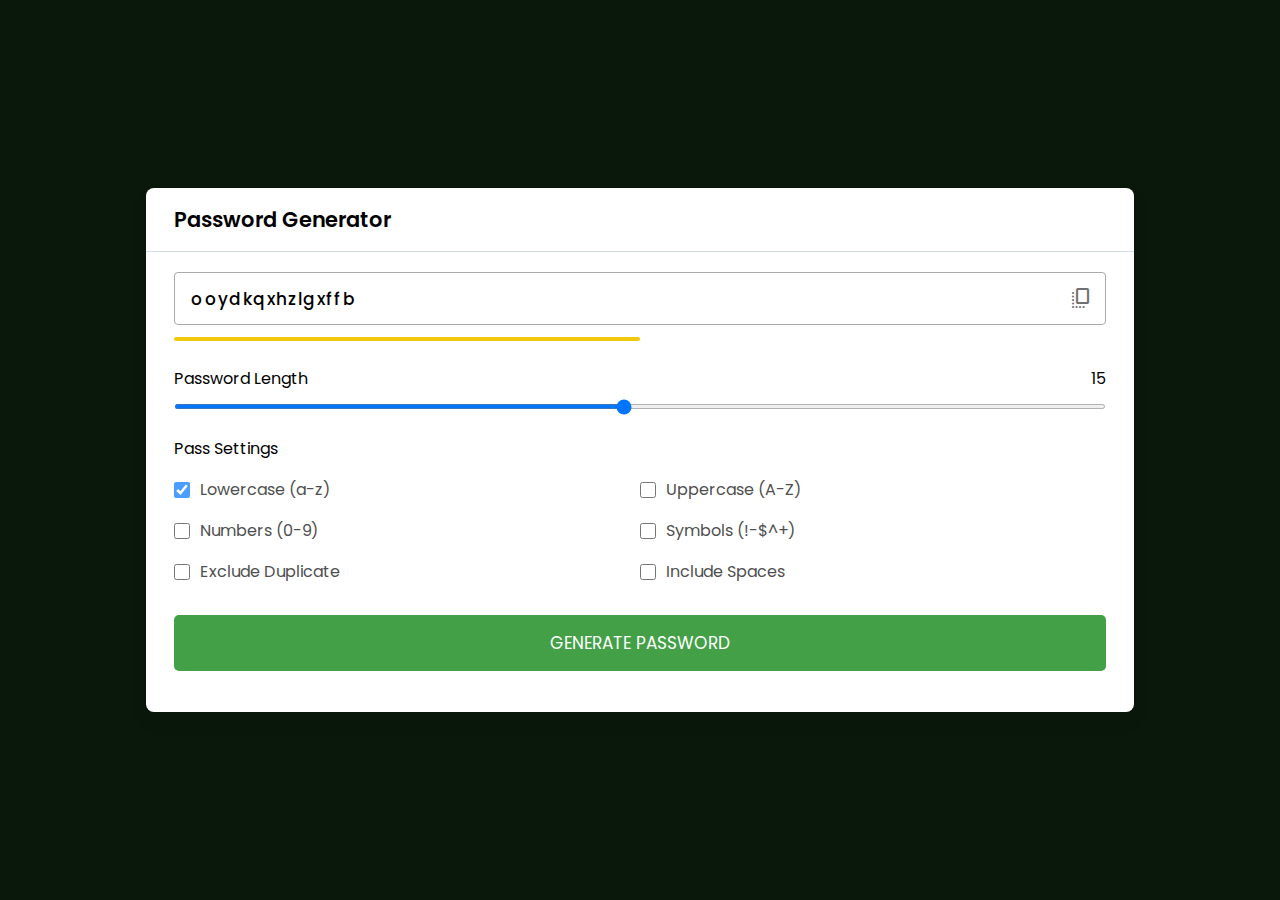
<file: Project 2-Password Generator/index.html>
<!DOCTYPE html>
<html lang="en">

<head>
    <meta charset="UTF-8">
    <meta http-equiv="X-UA-Compatible" content="IE=edge">
    <meta name="viewport" content="width=device-width, initial-scale=1.0">
    <link href="https://fonts.googleapis.com/css2?family=Material+Symbols+Rounded" rel="stylesheet" />
    <link rel="stylesheet" href="style.css">
    <title>#2 - Passwd Generator | NexTask</title>
</head>

<body>

    <div class="container">
        <h2>Password Generator</h2>
        <div class="wrapper">
            <div class="input-box">
                <input type="text" disabled>
                <span class="material-symbols-rounded">copy_all</span>
            </div>
            <div class="pass-indicator"></div>
            <div class="pass-length">
                <div class="details">
                    <label class="title">Password Length</label>
                    <span></span>
                </div>
                <input type="range" min="1" max="30" value="15" step="1">
            </div>

            <div class="pass-settings">
                <label class="title">Pass Settings</label>
                <ul class="options">
                    <li class="option">
                        <input type="checkbox" id="lowercase" checked>
                        <label for="lowercase">Lowercase (a-z)</label>
                    </li>
                    <li class="option">
                        <input type="checkbox" id="uppercase">
                        <label for="uppercase">Uppercase (A-Z)</label>
                    </li>
                    <li class="option">
                        <input type="checkbox" id="numbers">
                        <label for="numbers">Numbers (0-9)</label>
                    </li>
                    <li class="option">
                        <input type="checkbox" id="symbols">
                        <label for="symbols">Symbols (!-$^+)</label>
                    </li>
                    <li class="option">
                        <input type="checkbox" id="exc-duplicate">
                        <label for="exc-duplicate">Exclude Duplicate</label>
                    </li>
                    <li class="option">
                        <input type="checkbox" id="spaces">
                        <label for="spaces">Include Spaces</label>
                    </li>
                </ul>
            </div>



            <button class="generate-btn">Generate Password</button>

        </div>
    </div>




    <script src="script.js"></script>
</body>

</html>
</file>
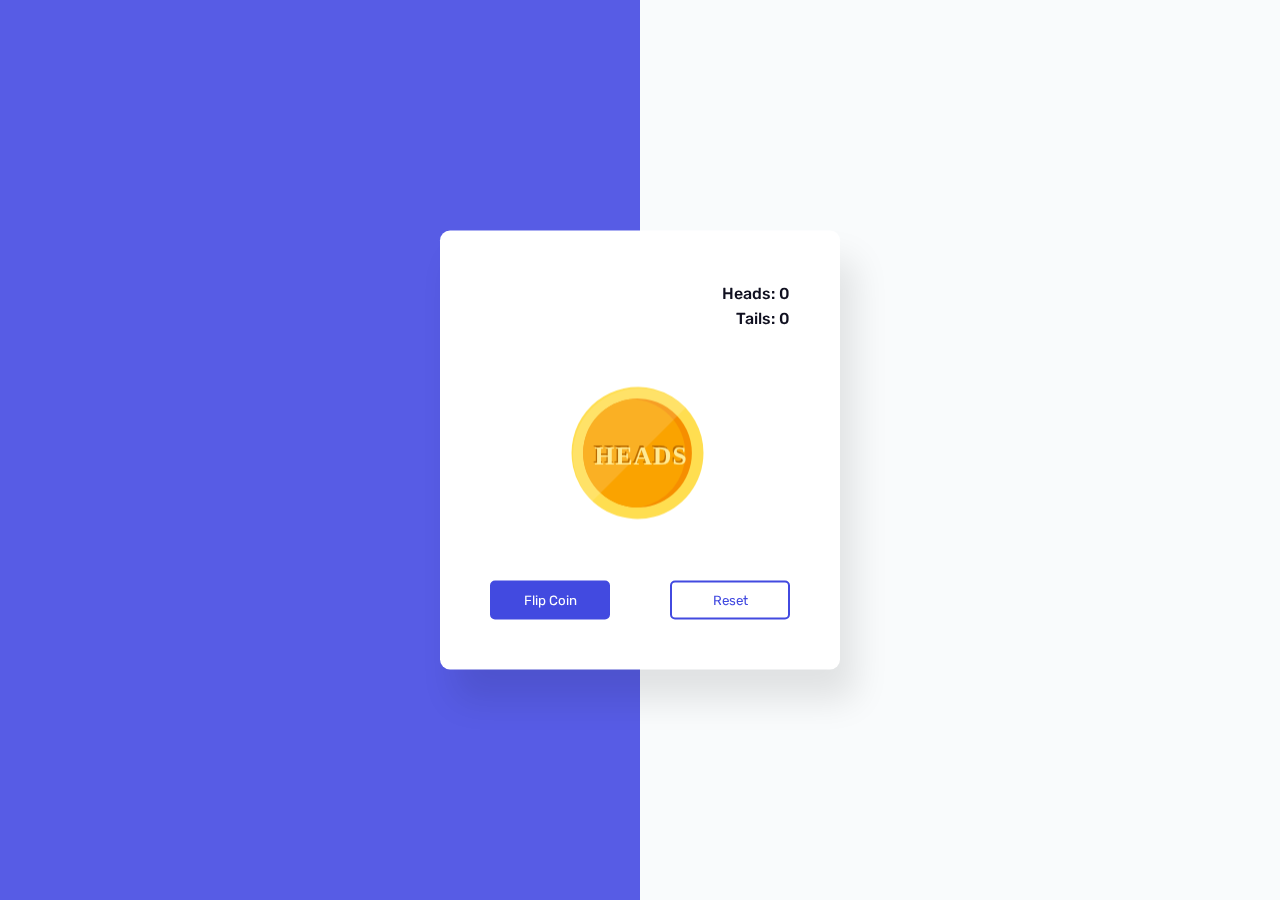
<file: Project 4-Flip a Coin/index.html>
<!DOCTYPE html>
<html lang="en">

<head>
    <meta charset="UTF-8">
    <meta http-equiv="X-UA-Compatible" content="IE=edge">
    <meta name="viewport" content="width=device-width, initial-scale=1.0">
    <link rel="stylesheet" href="style.css">
    <title>#4 - Flip a coin game | NexTash</title>
</head>

<body>

    <div class="container">
        <div class="stats">
            <p id="heads-count">Heads: 0</p>
            <p id="tails-count">Tails: 0</p>
        </div>
        <div class="coin" id="coin">
            <div class="heads">
                <img src="heads.svg">
            </div>
            <div class="tails">
                <img src="tails.svg">
            </div>
        </div>
        <div class="buttons">
            <button id="flip-button">
                Flip Coin
            </button>
            <button id="reset-button">
                Reset
            </button>
        </div>
    </div>


    <script src="index.js"></script>
</body>

</html>
</file>
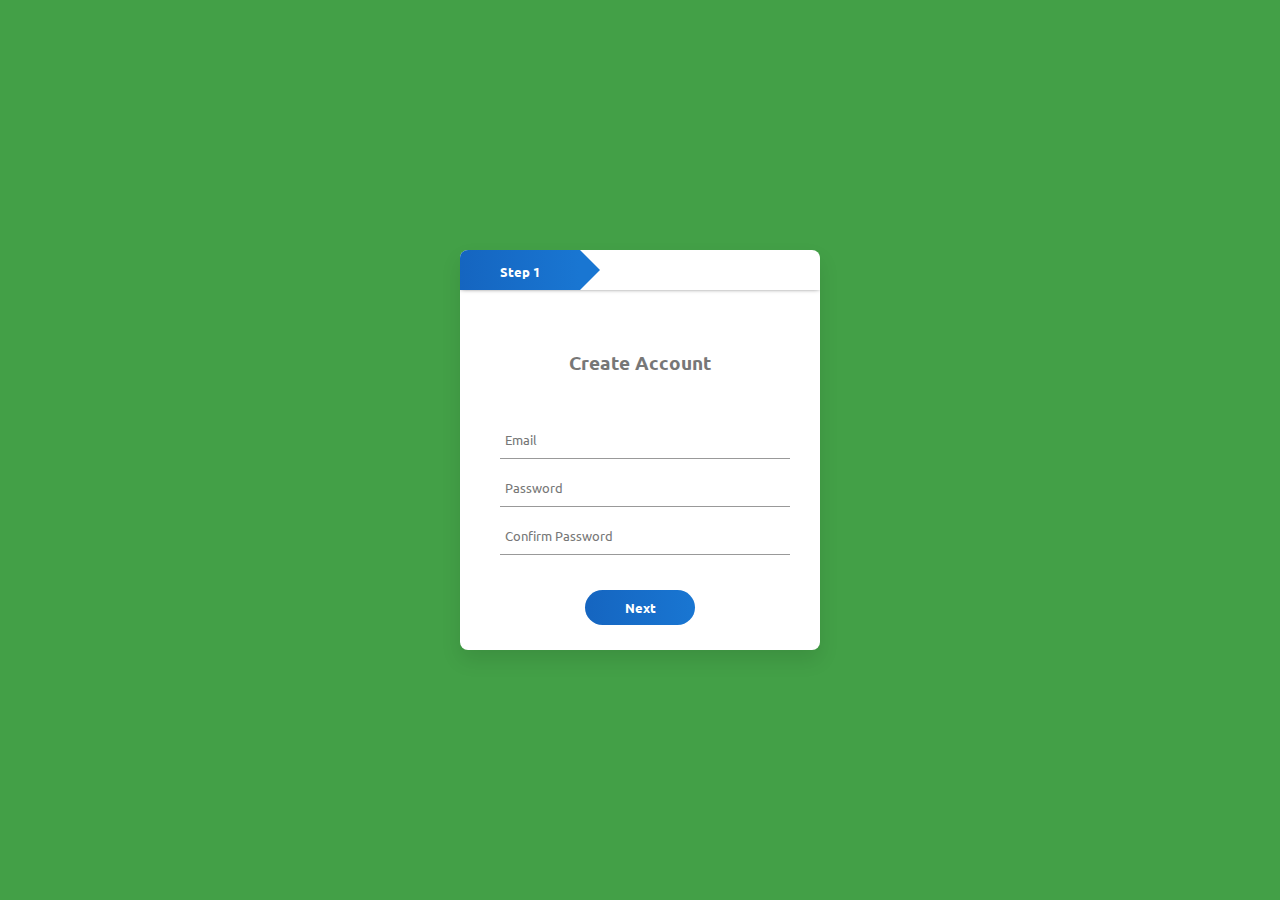
<file: Project 5-Multi step form validation/index.html>
<!DOCTYPE html>
<html lang="en">

<head>
    <meta charset="UTF-8">
    <meta http-equiv="X-UA-Compatible" content="IE=edge">
    <meta name="viewport" content="width=device-width, initial-scale=1.0">
    <link rel="stylesheet" href="style.css">
    <title>#5 - Multi Step Form | NexTash</title>
</head>

<body>

    <div class="container">
        <form id="form1">
            <h3>Create Account</h3>
            <input type="text" placeholder="Email" required>
            <input type="password" placeholder="Password" required>
            <input type="password" placeholder="Confirm Password" required>

            <div class="btn-box">
                <button type="button" id="next1">Next</button>
            </div>

        </form>
        <form id="form2">
            <h3>Social Links</h3>
            <input type="text" placeholder="Instagram">
            <input type="text" placeholder="Github">
            <input type="text" placeholder="Twitter">


            <div class="btn-box">
                <button type="button" id="back1">Back</button>
                <button type="button" id="next2">Next</button>
            </div>

        </form>
        <form id="form3">
            <h3>Personal Info</h3>
            <input type="text" placeholder="First Name" required>
            <input type="text" placeholder="Last Name" required>
            <input type="text" placeholder="Phone Num" required>


            <div class="btn-box">
                <button type="button" id="back2">Back</button>
                <button type="button" id="submit">Submit</button>
            </div>

        </form>

        <div class="step-row">
            <div id="progress"></div>
            <div class="step-col"><small>Step 1</small></div>
            <div class="step-col"><small>Step 2</small></div>
            <div class="step-col"><small>Step 3</small></div>

        </div>

    </div>

    <script src="index.js"></script>
</body>

</html>
</file>
<file: Project 2-Password Generator/style.css>
@import url('https://fonts.googleapis.com/css2?family=Poppins:wght@400;500;600&display=swap');

*{
    margin: 0;
    padding: 0;
    box-sizing: border-box;
    font-family: 'Poppins', sans-serif;
}

body{
    display: flex;
    align-items: center;
    justify-content: center;
    min-height: 100vh;
    background: #0a180b;
}

.container{
    width: auto;
    background: #ffffff;
    border-radius: 8px;
    box-shadow: 0 10px 20px rgba(0, 0, 0, 0.05);
}

.container h2{
    font-weight: 600;
    font-size: 1.31rem;
    padding: 1rem 1.75rem;
    border-bottom: 1px solid #d4dbe5;
}

.wrapper{
    margin: 1.25rem 1.75rem;
}

.wrapper .input-box{
    position: relative;
}

.input-box input{
    width: 100%;
    height: 53px;
    color: #000;
    background: none;
    font-size: 1.06rem;
    font-weight: 500;
    border-radius: 4px;
    letter-spacing: 1.4px;
    border: 1px solid #aaa;
    padding: 0 2.85rem 0 1rem;
}

.input-box span{
    position: absolute;
    right: 13px;
    cursor: pointer;
    line-height: 53px;
    color: #707070;
}

.input-box span:hover{
    color: #032505 !important;
}

.wrapper .pass-indicator{
    width: 100%;
    height: 4px;
    position: relative;
    margin-top: 0.75rem;
    border-radius: 25px;
}

.pass-indicator::before{
    position: absolute;
    content: "";
    height: 100%;
    width: 50%;
    border-radius: inherit;
    transition: width 0.3s ease;
}

.pass-indicator#weak::before{
    width: 20%;
    background: #e64a4a;
}

.pass-indicator#medium::before{
    width: 50%;
    background: #f1c80b;
}

.pass-indicator#strong::before{
    width: 100%;
    background: #43A047;
}

.wrapper .pass-length{
    margin: 1.56rem 0 1.25rem;
}

.pass-length .details{
    display: flex;
    justify-content: space-between;
}

.pass-length input{
    width: 100%;
    height: 5px;
}

.pass-settings .options{
    display: flex;
    list-style: none;
    flex-wrap: wrap;
    margin-top: 1rem;
}

.pass-settings .options .option{
    display: flex;
    align-items: center;
    margin-bottom: 1rem;
    width: calc(100% / 2);
}

.options .option:first-child{
    pointer-events: none;
}

.options .option:first-child input{
    opacity: 0.7;
}

.options .option input{
    height: 16px;
    width: 16px;
    cursor: pointer;
}

.options .option label{
    cursor: pointer;
    color: #4f4f4f;
    padding-left: 0.63rem;
}

.wrapper .generate-btn{
    width: 100%;
    color: #fff;
    border: none;
    outline: none;
    cursor: pointer;
    background: #43A047;
    font-size: 1.06rem;
    padding: 0.94rem 0;
    border-radius: 5px;
    text-transform: uppercase;
    margin: 0.94rem 0 1.3rem;
}
</file>
<file: Project 4-Flip a Coin/style.css>
@import url('https://fonts.googleapis.com/css2?family=Rubik:wght@300;400;500;600;700&display=swap');

*{
    margin: 0;
    padding: 0;
    box-sizing: border-box;
    font-family: 'Rubik', sans-serif;
}

body{
    height: 100%;
    background: linear-gradient(to right, #575ce5 50%, #f9fbfc 50%) fixed;
}

.container{
    background: #fff;
    width: 400px;
    padding: 50px;
    position: absolute;
    transform: translate(-50%, -50%);
    top: 50%;
    left: 50%;
    box-shadow: 15px 30px 35px rgba(0, 0, 0, 0.1);
    border-radius: 10px;
    -webkit-perspective: 300px;
    perspective: 300px;
}

.stats{
    text-align: right;
    color: #101020;
    font-weight: 500;
    line-height: 25px;
}

.coin{
    height: 150px;
    width: 150px;
    position: relative;
    margin: 50px auto;
    -webkit-transform-style: preserve-3d;
    transform-style: preserve-3d;
}

.tails{
    transform: rotateX(180deg);
}

.buttons{
    display: flex;
    justify-content: space-between;
}

.coin img{
    width: 145px;
}

.heads, .tails{
    position: absolute;
    width: 100%;
    height: 100%;
    backface-visibility: hidden;
    -webkit-backface-visibility: hidden;
}

button{
    width: 120px;
    padding: 10px 0;
    border: 2.5px solid #424ae0;
    border-radius: 5px;
    cursor: pointer;
}

#flip-button{
    background: #424ae0;
    color: #fff;
}

#flip-button:disabled{
    background-color: #e1e0ee;
    color: #101020;
    border-color: #e1e0ee;
}

#reset-button{
    background: #fff;
    color: #424ae0;
}

@keyframes spin-tails{
    0%{
        transform: rotateX(0);
    }
    100%{
        transform: rotateX(1980deg);
    }
}

@keyframes spin-heads{
    0%{
        transform: rotateX(0);
    }
    100%{
        transform: rotateX(2160deg);
    }
}
</file>
<file: Project 5-Multi step form validation/style.css>
@import url('https://fonts.googleapis.com/css2?family=Ubuntu:wght@300;400;500;700&display=swap');

*{
    margin: 0;
    padding: 0;
    font-family: 'Ubuntu';
}

body{
    background: #43a047;
    display: flex;
    align-items: center;
    justify-content: center;
    min-height: 100vh;
}

.container{
    width: 360px;
    height: 400px;
    margin: 8% auto;
    background: #fff;
    border-radius: 8px;
    position: relative;
    overflow: hidden;
    box-shadow: 0 10px 20px rgba(0, 0, 0, 0.1); 
}

h3{
    text-align: center;
    margin-bottom: 40px;
    color: #777;
}

.container form{
    width: 280px;
    position: absolute;
    top: 100px;
    left: 40px;
    transition: 0.5s;
}

form input{
    width: 100%;
    padding: 10px 5px;
    margin: 5px 0;
    border: 0;
    border-bottom: 1px solid #999;
    outline: none;
    background: transparent;
}

::placeholder{
    color: #777;
}

.btn-box{
    width: 100%;
    margin: 30px auto;
    text-align: center;
}

form button{
    width: 110px;
    height: 35px;
    margin: 0 10px;
    background: linear-gradient(to right, #1565c0, #1976d2);
    border-radius: 30px;
    border: 0;
    outline: none;
    color: #fff;
    cursor: pointer;
    font-weight: 700;
    font-size: 0.8em;
}

#form2{
    left: 450px;
}

#form3{
    left: 450px;
}

.step-row{
    width: 360px;
    height: 40px;
    margin: 0 auto;
    display: flex;
    align-items: center;
    box-shadow: 0 -1px 5px -1px #000;
    position: relative;
}

.step-col{
    width: 120px;
    text-align: center;
    color: #333;
    position: relative;
}

#progress{
    position: absolute;
    height: 100%;
    width: 120px;
    background: linear-gradient(to right, #1565c0, #1976d2);
}

small{
    color: #fff;
    font-weight: 700;
    font-size: 0.8em;
}

#progress::after{
    content: '';
    height: 0;
    width: 0;
    border-top: 20px solid transparent;
    border-bottom: 20px solid transparent;
    position: absolute;
    right: -20px;
    top: 0;
    border-left: 20px solid #1976d2;
}
</file>
